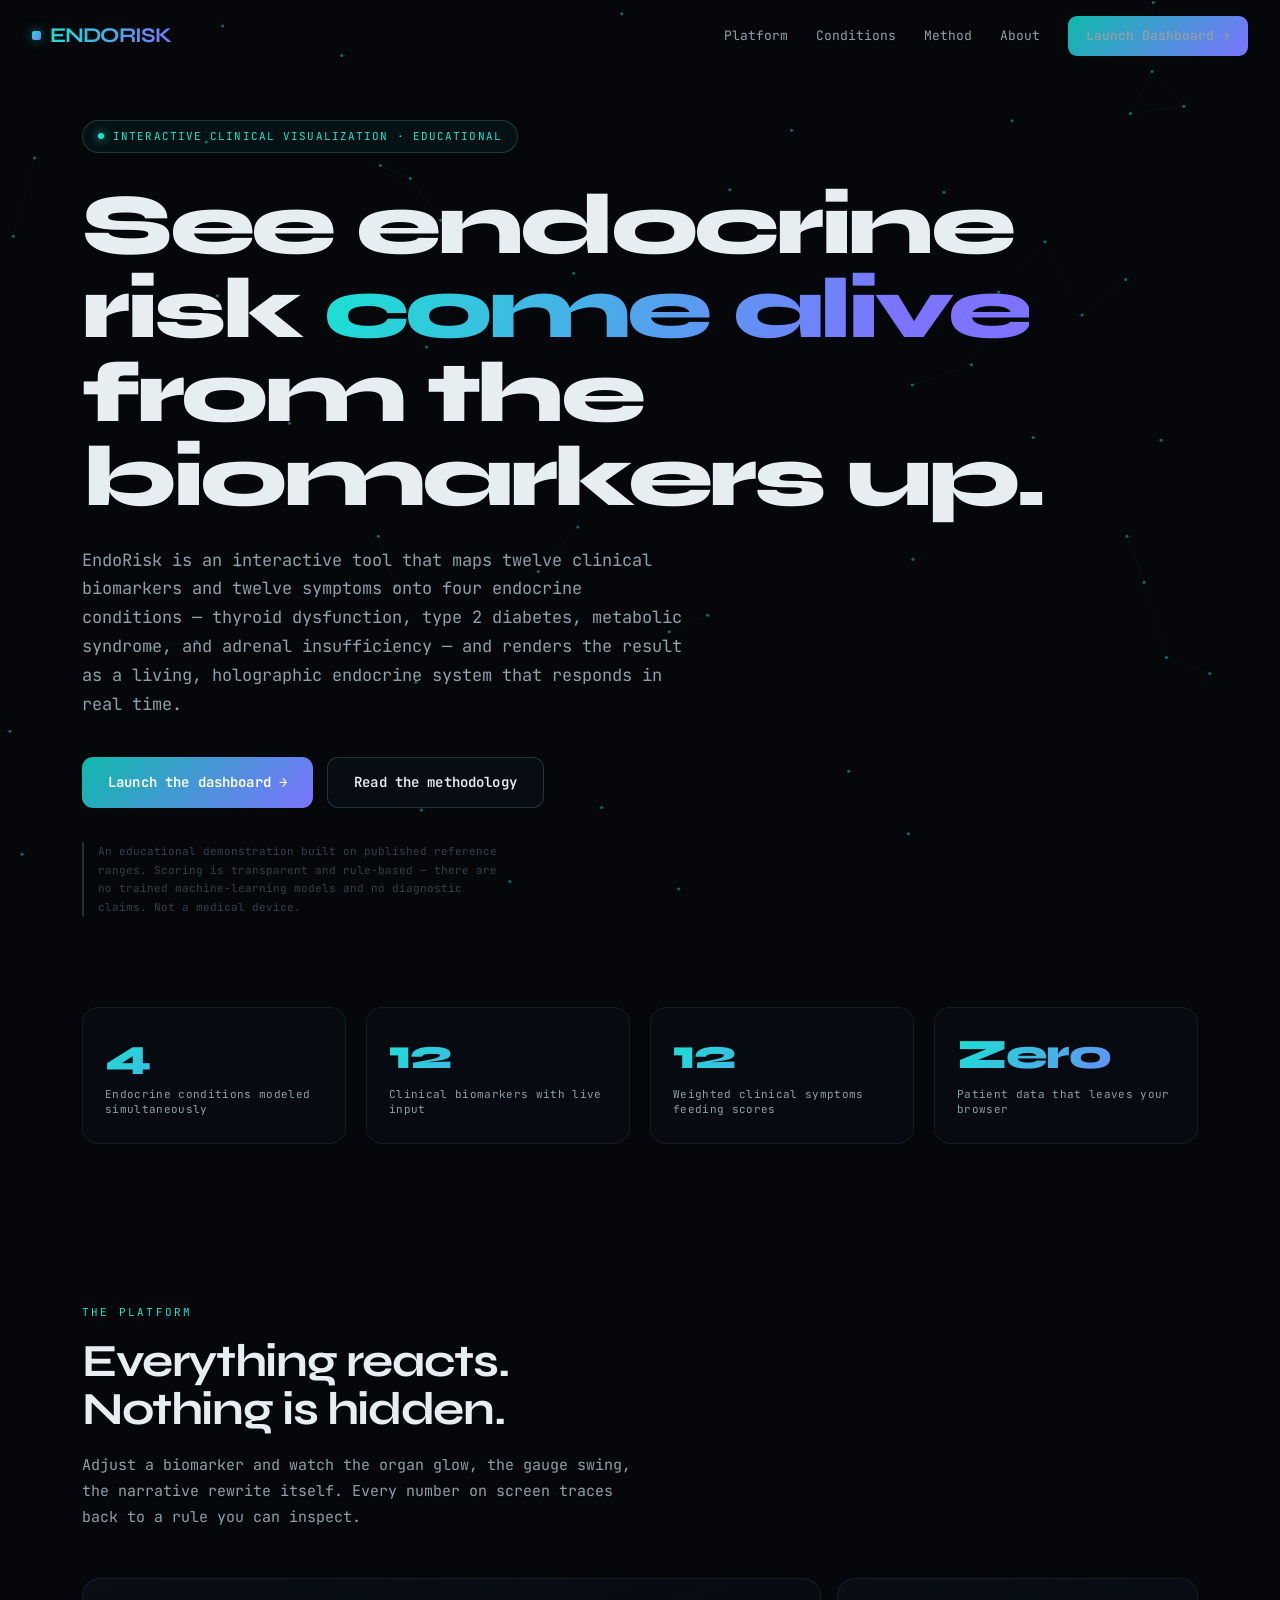
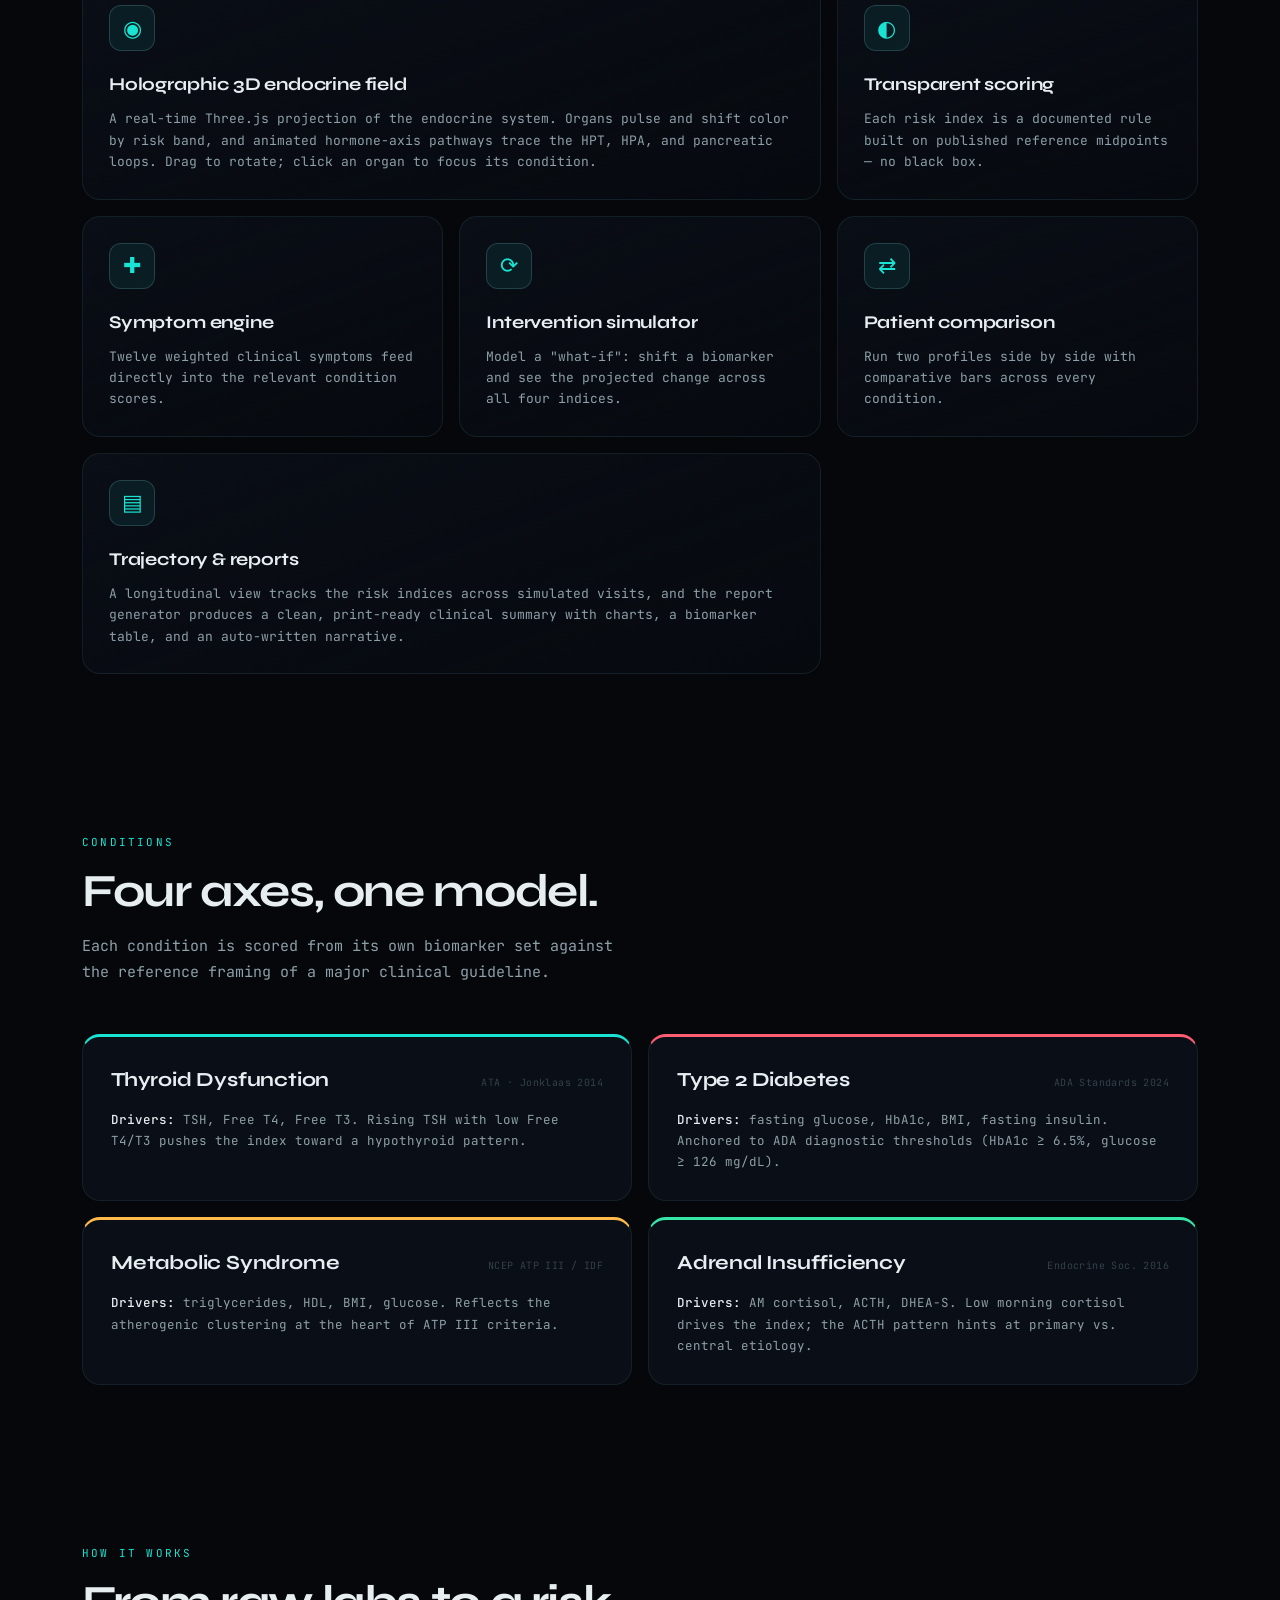
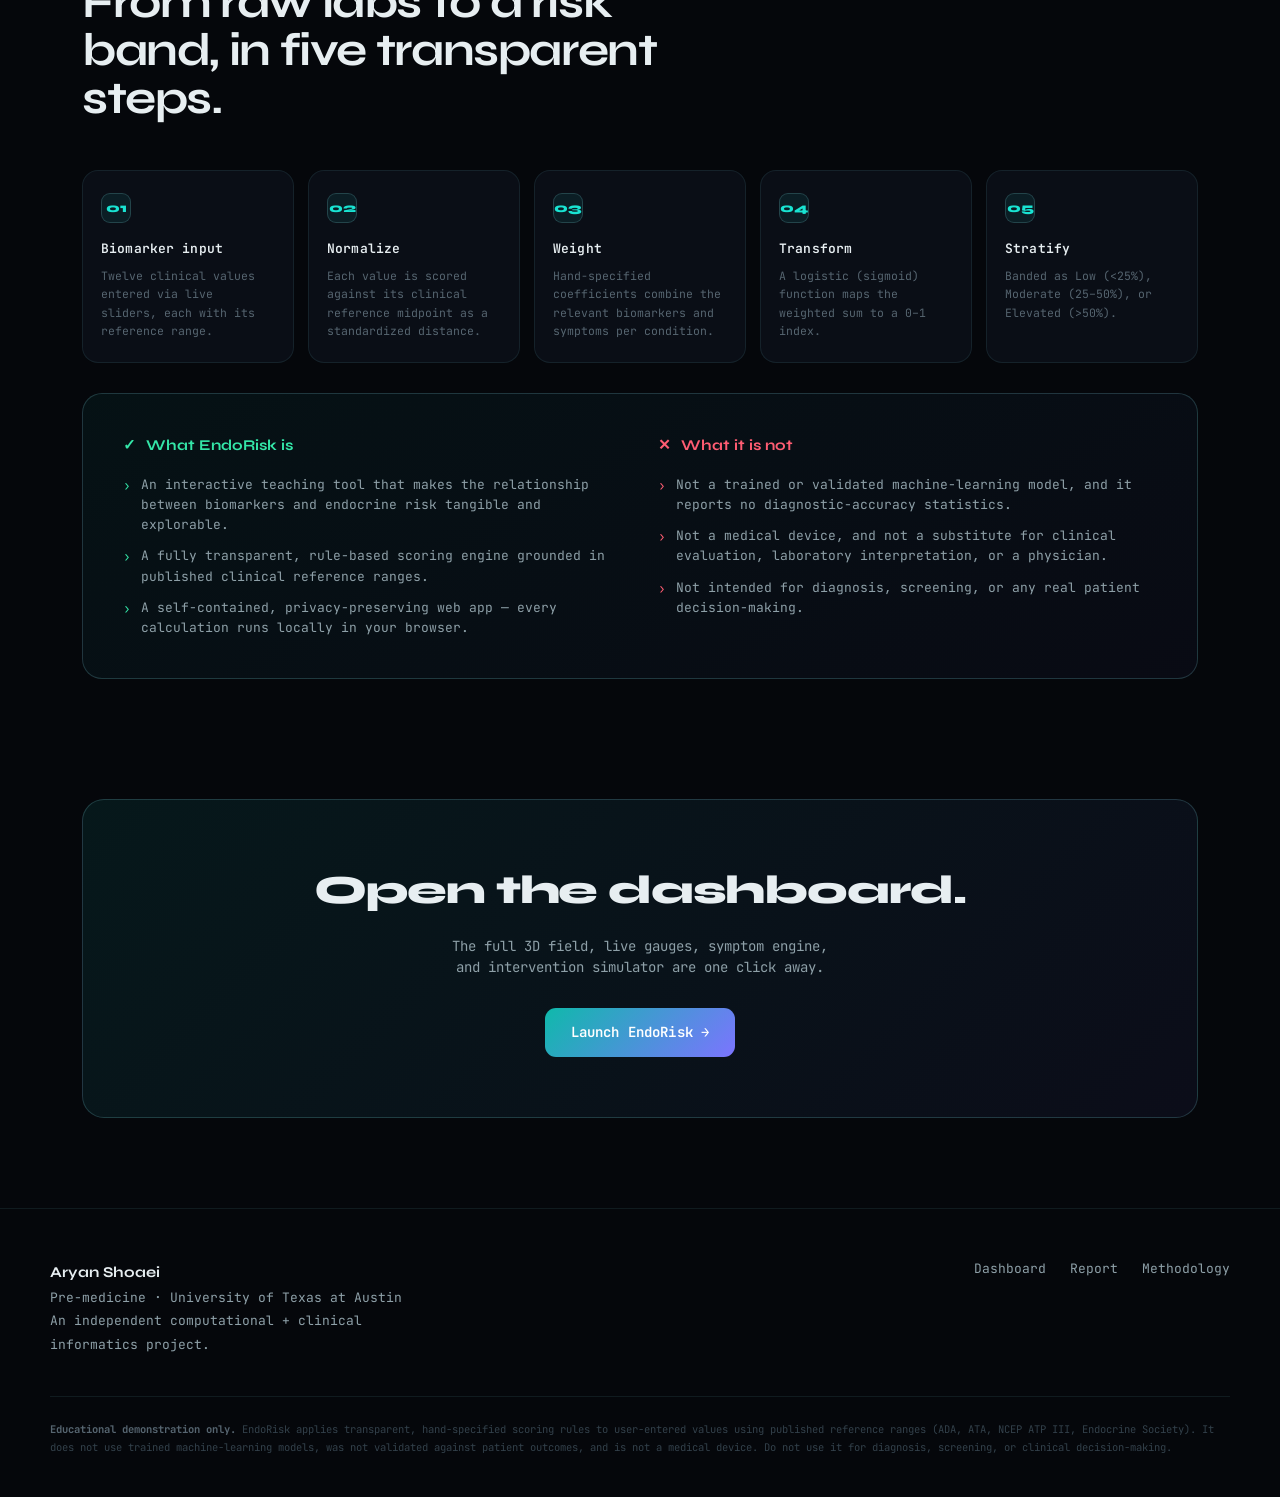
<file: index.html>
<!DOCTYPE html>
<html lang="en">
<head>
<meta charset="UTF-8">
<meta name="viewport" content="width=device-width, initial-scale=1.0">
<title>EndoRisk — Endocrine Risk Visualization</title>
<meta name="description" content="An interactive, transparent educational tool that visualizes endocrine risk factors across four conditions from clinical biomarkers.">
<link rel="preconnect" href="https://fonts.googleapis.com">
<link rel="preconnect" href="https://fonts.gstatic.com" crossorigin>
<link href="https://fonts.googleapis.com/css2?family=Syne:wght@500;600;700;800&family=JetBrains+Mono:wght@300;400;500;600&display=swap" rel="stylesheet">
<style>
:root{
  --bg:#05070b;--bg1:#080b12;--panel:#0a0e16;--panel2:#0d121c;
  --line:rgba(120,200,210,0.10);--line2:rgba(120,200,210,0.22);
  --text:#e7eef1;--text2:#8ea0a8;--text3:#566570;--text4:#33414b;
  --teal:#19e3d2;--teal2:#0fb9ab;--violet:#7c74ff;
  --mint:#34e6a8;--amber:#ffba4a;--coral:#ff5d73;
  --disp:'Syne',sans-serif;--mono:'JetBrains Mono',monospace;
  --ease:cubic-bezier(.22,.61,.36,1);
}
*{box-sizing:border-box;margin:0;padding:0}
html{scroll-behavior:smooth}
body{font-family:var(--mono);background:var(--bg);color:var(--text);overflow-x:hidden;-webkit-font-smoothing:antialiased;line-height:1.5}
::selection{background:rgba(25,227,210,.25);color:#fff}
::-webkit-scrollbar{width:8px}::-webkit-scrollbar-track{background:var(--bg)}
::-webkit-scrollbar-thumb{background:var(--line2);border-radius:4px}
a{color:inherit;text-decoration:none}
button{font-family:inherit;cursor:pointer;color:inherit}
#bg{position:fixed;inset:0;z-index:0;opacity:.85}
.wrap{position:relative;z-index:1}

/* NAV */
nav{position:fixed;top:0;left:0;right:0;z-index:100;display:flex;align-items:center;
  padding:16px 32px;transition:all .3s var(--ease)}
nav.scrolled{background:rgba(8,11,18,.78);backdrop-filter:blur(18px);border-bottom:1px solid var(--line);padding:11px 32px}
.brand{font-family:var(--disp);font-weight:800;font-size:21px;letter-spacing:-.04em;display:flex;align-items:center;gap:9px}
.brand .d{width:9px;height:9px;border-radius:2px;background:linear-gradient(135deg,var(--teal),var(--violet));box-shadow:0 0 12px rgba(25,227,210,.5)}
.brand b{background:linear-gradient(110deg,var(--teal),var(--violet));-webkit-background-clip:text;-webkit-text-fill-color:transparent}
.nlinks{margin-left:auto;display:flex;align-items:center;gap:28px}
.nlinks a{font-size:13px;color:var(--text2);transition:color .2s}
.nlinks a:hover{color:var(--text)}
.cta{font-size:13px;font-weight:600;padding:10px 18px;border-radius:9px;background:linear-gradient(135deg,var(--teal2),var(--violet));color:#fff;transition:all .2s var(--ease)}
.cta:hover{box-shadow:0 0 28px rgba(25,227,210,.4);transform:translateY(-1px)}
@media(max-width:760px){.nlinks a:not(.cta){display:none}}

/* HERO */
.hero{min-height:100vh;display:flex;flex-direction:column;justify-content:center;padding:120px 32px 60px;max-width:1180px;margin:0 auto}
.badge{display:inline-flex;align-items:center;gap:9px;font-size:11px;letter-spacing:.1em;text-transform:uppercase;
  color:var(--teal);border:1px solid var(--line2);border-radius:30px;padding:7px 15px;width:fit-content;margin-bottom:30px;background:rgba(25,227,210,.05)}
.badge .pd{width:6px;height:6px;border-radius:50%;background:var(--teal);box-shadow:0 0 8px var(--teal);animation:bp 1.6s infinite}
@keyframes bp{0%,100%{opacity:1}50%{opacity:.3}}
.hero h1{font-family:var(--disp);font-weight:800;font-size:clamp(40px,7.5vw,86px);line-height:.98;letter-spacing:-.04em;max-width:14ch}
.hero h1 .g{background:linear-gradient(110deg,var(--teal),var(--violet) 80%);-webkit-background-clip:text;-webkit-text-fill-color:transparent}
.hero p.sub{font-size:clamp(14px,1.6vw,17px);color:var(--text2);max-width:60ch;margin-top:26px;line-height:1.7}
.herobtns{display:flex;gap:14px;margin-top:38px;flex-wrap:wrap}
.btn{font-size:14px;font-weight:600;padding:14px 26px;border-radius:11px;transition:all .22s var(--ease);display:inline-flex;align-items:center;gap:9px;letter-spacing:.01em}
.btn.p{background:linear-gradient(135deg,var(--teal2),var(--violet));color:#fff}
.btn.p:hover{box-shadow:0 0 34px rgba(25,227,210,.45);transform:translateY(-2px)}
.btn.s{border:1px solid var(--line2);color:var(--text);background:rgba(13,18,28,.5)}
.btn.s:hover{border-color:var(--teal2)}
.disc-line{margin-top:34px;font-size:11px;color:var(--text4);max-width:62ch;line-height:1.7;border-left:2px solid var(--line2);padding-left:14px}

/* reveal */
.rv{opacity:0;transform:translateY(26px);transition:opacity .7s var(--ease),transform .7s var(--ease)}
.rv.in{opacity:1;transform:none}

/* STATS */
.stats{max-width:1180px;margin:0 auto;padding:30px 32px 80px;display:grid;grid-template-columns:repeat(4,1fr);gap:20px}
.stat{border:1px solid var(--line);border-radius:16px;background:rgba(10,14,22,.5);padding:26px 22px;backdrop-filter:blur(6px)}
.stat .n{font-family:var(--disp);font-weight:800;font-size:42px;letter-spacing:-.03em;line-height:1;
  background:linear-gradient(135deg,var(--teal),var(--violet));-webkit-background-clip:text;-webkit-text-fill-color:transparent}
.stat .l{font-size:11px;color:var(--text2);margin-top:11px;letter-spacing:.03em;line-height:1.4}
@media(max-width:820px){.stats{grid-template-columns:1fr 1fr}}

/* SECTION */
section.blk{max-width:1180px;margin:0 auto;padding:80px 32px;position:relative}
.eyebrow{font-size:11px;letter-spacing:.2em;text-transform:uppercase;color:var(--teal);margin-bottom:16px}
.h2{font-family:var(--disp);font-weight:700;font-size:clamp(28px,4vw,46px);letter-spacing:-.03em;line-height:1.05;max-width:18ch}
.lead{font-size:15px;color:var(--text2);max-width:62ch;margin-top:18px;line-height:1.75}

/* BENTO */
.bento{display:grid;grid-template-columns:repeat(3,1fr);gap:16px;margin-top:48px}
.fcard{border:1px solid var(--line);border-radius:18px;background:linear-gradient(160deg,var(--panel),rgba(10,14,22,.4));padding:26px;transition:all .3s var(--ease);position:relative;overflow:hidden}
.fcard:hover{border-color:var(--line2);transform:translateY(-3px)}
.fcard.span2{grid-column:span 2}
.fcard .ic{font-size:22px;width:46px;height:46px;border-radius:12px;display:flex;align-items:center;justify-content:center;
  background:rgba(25,227,210,.08);border:1px solid var(--line2);margin-bottom:20px;color:var(--teal)}
.fcard h3{font-family:var(--disp);font-weight:700;font-size:18px;letter-spacing:-.01em;margin-bottom:10px}
.fcard p{font-size:13px;color:var(--text2);line-height:1.65}
.fcard .glow{position:absolute;width:160px;height:160px;border-radius:50%;background:radial-gradient(circle,rgba(25,227,210,.12),transparent 70%);top:-50px;right:-50px;opacity:0;transition:opacity .3s}
.fcard:hover .glow{opacity:1}
@media(max-width:820px){.bento{grid-template-columns:1fr}.fcard.span2{grid-column:span 1}}

/* CONDITIONS */
.conds{display:grid;grid-template-columns:repeat(2,1fr);gap:16px;margin-top:48px}
.cond{border:1px solid var(--line);border-radius:18px;background:var(--panel);padding:28px;border-top:3px solid}
.cond .ct{display:flex;justify-content:space-between;align-items:baseline;margin-bottom:8px}
.cond h3{font-family:var(--disp);font-weight:700;font-size:20px;letter-spacing:-.01em}
.cond .ref{font-size:10px;color:var(--text4);letter-spacing:.04em}
.cond .feat{font-size:12.5px;color:var(--text2);line-height:1.7;margin-top:14px}
.cond .feat b{color:var(--text);font-weight:500}
@media(max-width:760px){.conds{grid-template-columns:1fr}}

/* PIPELINE */
.pipe{display:grid;grid-template-columns:repeat(5,1fr);gap:14px;margin-top:48px;counter-reset:s}
.step{border:1px solid var(--line);border-radius:16px;background:var(--panel);padding:22px 18px;position:relative}
.step .num{font-family:var(--disp);font-weight:800;font-size:13px;width:30px;height:30px;border-radius:9px;
  display:flex;align-items:center;justify-content:center;background:rgba(25,227,210,.08);color:var(--teal);border:1px solid var(--line2);margin-bottom:16px}
.step h4{font-size:13px;font-weight:600;margin-bottom:8px;letter-spacing:.01em}
.step p{font-size:11.5px;color:var(--text3);line-height:1.6}
@media(max-width:900px){.pipe{grid-template-columns:1fr 1fr}}

/* HONEST CALLOUT */
.honest{border:1px solid var(--line2);border-radius:20px;background:linear-gradient(150deg,rgba(25,227,210,.05),rgba(124,116,255,.04));padding:40px;margin-top:30px;display:grid;grid-template-columns:1fr 1fr;gap:36px}
.honest .col h4{font-family:var(--disp);font-size:15px;font-weight:700;margin-bottom:18px;display:flex;align-items:center;gap:10px}
.honest .col ul{list-style:none;display:flex;flex-direction:column;gap:11px}
.honest .col li{font-size:13px;color:var(--text2);line-height:1.55;display:flex;gap:10px;align-items:flex-start}
.honest .col li .mk{flex-shrink:0;margin-top:1px}
@media(max-width:760px){.honest{grid-template-columns:1fr;padding:28px}}

/* CTA STRIP */
.ctastrip{max-width:1180px;margin:40px auto 0;padding:0 32px}
.ctastrip .box{border:1px solid var(--line2);border-radius:22px;background:linear-gradient(135deg,rgba(25,227,210,.08),rgba(124,116,255,.06));
  padding:60px 40px;text-align:center;position:relative;overflow:hidden}
.ctastrip h2{font-family:var(--disp);font-weight:800;font-size:clamp(26px,4vw,40px);letter-spacing:-.03em}
.ctastrip p{font-size:14px;color:var(--text2);margin:16px auto 30px;max-width:50ch}

/* FOOTER */
footer{border-top:1px solid var(--line);margin-top:90px;padding:50px 32px 40px}
.fin{max-width:1180px;margin:0 auto;display:flex;justify-content:space-between;gap:30px;flex-wrap:wrap;align-items:flex-start}
.fin .auth{font-size:13px;color:var(--text2);line-height:1.8;max-width:50ch}
.fin .auth b{color:var(--text);font-family:var(--disp);font-size:15px}
.flinks{display:flex;gap:24px;font-size:13px;color:var(--text2)}
.flinks a:hover{color:var(--teal)}
.fnote{max-width:1180px;margin:40px auto 0;font-size:10.5px;color:var(--text4);line-height:1.7;border-top:1px solid var(--line);padding-top:24px}
.fnote b{color:var(--text3)}
</style>
</head>
<body>
<canvas id="bg"></canvas>
<div class="wrap">

<nav id="nav">
  <div class="brand"><span class="d"></span><b>ENDORISK</b></div>
  <div class="nlinks">
    <a href="#features">Platform</a>
    <a href="#conditions">Conditions</a>
    <a href="#method">Method</a>
    <a href="about.html">About</a>
    <a class="cta" href="app.html">Launch Dashboard →</a>
  </div>
</nav>

<header class="hero">
  <div class="badge rv"><span class="pd"></span>Interactive Clinical Visualization · Educational</div>
  <h1 class="rv">See endocrine risk <span class="g">come alive</span> from the biomarkers up.</h1>
  <p class="sub rv">EndoRisk is an interactive tool that maps twelve clinical biomarkers and twelve symptoms onto four endocrine conditions — thyroid dysfunction, type 2 diabetes, metabolic syndrome, and adrenal insufficiency — and renders the result as a living, holographic endocrine system that responds in real time.</p>
  <div class="herobtns rv">
    <a class="btn p" href="app.html">Launch the dashboard →</a>
    <a class="btn s" href="about.html">Read the methodology</a>
  </div>
  <div class="disc-line rv">An educational demonstration built on published reference ranges. Scoring is transparent and rule-based — there are no trained machine-learning models and no diagnostic claims. Not a medical device.</div>
</header>

<div class="stats">
  <div class="stat rv"><div class="n" data-to="4">0</div><div class="l">Endocrine conditions modeled simultaneously</div></div>
  <div class="stat rv"><div class="n" data-to="12">0</div><div class="l">Clinical biomarkers with live input</div></div>
  <div class="stat rv"><div class="n" data-to="12" data-suf="">0</div><div class="l">Weighted clinical symptoms feeding scores</div></div>
  <div class="stat rv"><div class="n" data-to="0" data-zero="Zero">0</div><div class="l">Patient data that leaves your browser</div></div>
</div>

<section class="blk" id="features">
  <div class="eyebrow rv">The Platform</div>
  <div class="h2 rv">Everything reacts. Nothing is hidden.</div>
  <p class="lead rv">Adjust a biomarker and watch the organ glow, the gauge swing, the narrative rewrite itself. Every number on screen traces back to a rule you can inspect.</p>
  <div class="bento">
    <div class="fcard span2 rv"><div class="glow"></div><div class="ic">◉</div><h3>Holographic 3D endocrine field</h3><p>A real-time Three.js projection of the endocrine system. Organs pulse and shift color by risk band, and animated hormone-axis pathways trace the HPT, HPA, and pancreatic loops. Drag to rotate; click an organ to focus its condition.</p></div>
    <div class="fcard rv"><div class="glow"></div><div class="ic">◐</div><h3>Transparent scoring</h3><p>Each risk index is a documented rule built on published reference midpoints — no black box.</p></div>
    <div class="fcard rv"><div class="glow"></div><div class="ic">✚</div><h3>Symptom engine</h3><p>Twelve weighted clinical symptoms feed directly into the relevant condition scores.</p></div>
    <div class="fcard rv"><div class="glow"></div><div class="ic">⟳</div><h3>Intervention simulator</h3><p>Model a "what-if": shift a biomarker and see the projected change across all four indices.</p></div>
    <div class="fcard rv"><div class="glow"></div><div class="ic">⇄</div><h3>Patient comparison</h3><p>Run two profiles side by side with comparative bars across every condition.</p></div>
    <div class="fcard span2 rv"><div class="glow"></div><div class="ic">▤</div><h3>Trajectory &amp; reports</h3><p>A longitudinal view tracks the risk indices across simulated visits, and the report generator produces a clean, print-ready clinical summary with charts, a biomarker table, and an auto-written narrative.</p></div>
  </div>
</section>

<section class="blk" id="conditions">
  <div class="eyebrow rv">Conditions</div>
  <div class="h2 rv">Four axes, one model.</div>
  <p class="lead rv">Each condition is scored from its own biomarker set against the reference framing of a major clinical guideline.</p>
  <div class="conds">
    <div class="cond rv" style="border-top-color:var(--teal)">
      <div class="ct"><h3>Thyroid Dysfunction</h3><span class="ref">ATA · Jonklaas 2014</span></div>
      <div class="feat"><b>Drivers:</b> TSH, Free T4, Free T3. Rising TSH with low Free T4/T3 pushes the index toward a hypothyroid pattern.</div>
    </div>
    <div class="cond rv" style="border-top-color:var(--coral)">
      <div class="ct"><h3>Type 2 Diabetes</h3><span class="ref">ADA Standards 2024</span></div>
      <div class="feat"><b>Drivers:</b> fasting glucose, HbA1c, BMI, fasting insulin. Anchored to ADA diagnostic thresholds (HbA1c ≥ 6.5%, glucose ≥ 126 mg/dL).</div>
    </div>
    <div class="cond rv" style="border-top-color:var(--amber)">
      <div class="ct"><h3>Metabolic Syndrome</h3><span class="ref">NCEP ATP III / IDF</span></div>
      <div class="feat"><b>Drivers:</b> triglycerides, HDL, BMI, glucose. Reflects the atherogenic clustering at the heart of ATP III criteria.</div>
    </div>
    <div class="cond rv" style="border-top-color:var(--mint)">
      <div class="ct"><h3>Adrenal Insufficiency</h3><span class="ref">Endocrine Soc. 2016</span></div>
      <div class="feat"><b>Drivers:</b> AM cortisol, ACTH, DHEA-S. Low morning cortisol drives the index; the ACTH pattern hints at primary vs. central etiology.</div>
    </div>
  </div>
</section>

<section class="blk" id="method">
  <div class="eyebrow rv">How It Works</div>
  <div class="h2 rv">From raw labs to a risk band, in five transparent steps.</div>
  <div class="pipe">
    <div class="step rv"><div class="num">01</div><h4>Biomarker input</h4><p>Twelve clinical values entered via live sliders, each with its reference range.</p></div>
    <div class="step rv"><div class="num">02</div><h4>Normalize</h4><p>Each value is scored against its clinical reference midpoint as a standardized distance.</p></div>
    <div class="step rv"><div class="num">03</div><h4>Weight</h4><p>Hand-specified coefficients combine the relevant biomarkers and symptoms per condition.</p></div>
    <div class="step rv"><div class="num">04</div><h4>Transform</h4><p>A logistic (sigmoid) function maps the weighted sum to a 0–1 index.</p></div>
    <div class="step rv"><div class="num">05</div><h4>Stratify</h4><p>Banded as Low (&lt;25%), Moderate (25–50%), or Elevated (&gt;50%).</p></div>
  </div>

  <div class="honest rv">
    <div class="col">
      <h4 style="color:var(--mint)"><span>✓</span>What EndoRisk is</h4>
      <ul>
        <li><span class="mk" style="color:var(--mint)">›</span>An interactive teaching tool that makes the relationship between biomarkers and endocrine risk tangible and explorable.</li>
        <li><span class="mk" style="color:var(--mint)">›</span>A fully transparent, rule-based scoring engine grounded in published clinical reference ranges.</li>
        <li><span class="mk" style="color:var(--mint)">›</span>A self-contained, privacy-preserving web app — every calculation runs locally in your browser.</li>
      </ul>
    </div>
    <div class="col">
      <h4 style="color:var(--coral)"><span>✕</span>What it is not</h4>
      <ul>
        <li><span class="mk" style="color:var(--coral)">›</span>Not a trained or validated machine-learning model, and it reports no diagnostic-accuracy statistics.</li>
        <li><span class="mk" style="color:var(--coral)">›</span>Not a medical device, and not a substitute for clinical evaluation, laboratory interpretation, or a physician.</li>
        <li><span class="mk" style="color:var(--coral)">›</span>Not intended for diagnosis, screening, or any real patient decision-making.</li>
      </ul>
    </div>
  </div>
</section>

<div class="ctastrip">
  <div class="box rv">
    <h2>Open the dashboard.</h2>
    <p>The full 3D field, live gauges, symptom engine, and intervention simulator are one click away.</p>
    <a class="btn p" href="app.html">Launch EndoRisk →</a>
  </div>
</div>

<footer>
  <div class="fin">
    <div class="auth">
      <b>Aryan Shoaei</b><br>
      Pre-medicine · University of Texas at Austin<br>
      An independent computational + clinical informatics project.
    </div>
    <div class="flinks">
      <a href="app.html">Dashboard</a>
      <a href="report.html">Report</a>
      <a href="about.html">Methodology</a>
    </div>
  </div>
  <div class="fnote">
    <b>Educational demonstration only.</b> EndoRisk applies transparent, hand-specified scoring rules to user-entered values using published reference ranges (ADA, ATA, NCEP ATP III, Endocrine Society). It does not use trained machine-learning models, was not validated against patient outcomes, and is not a medical device. Do not use it for diagnosis, screening, or clinical decision-making.
  </div>
</footer>

</div>

<script>
// nav scroll state
const nav=document.getElementById('nav');
addEventListener('scroll',()=>nav.classList.toggle('scrolled',scrollY>20));

// reveal on scroll
const io=new IntersectionObserver((es)=>es.forEach(e=>{if(e.isIntersecting){e.target.classList.add('in');io.unobserve(e.target);}}),{threshold:.12});
document.querySelectorAll('.rv').forEach((el,i)=>{el.style.transitionDelay=(i%6)*0.05+'s';io.observe(el);});

// count-up stats
const cio=new IntersectionObserver((es)=>es.forEach(e=>{
  if(!e.isIntersecting)return;const el=e.target;cio.unobserve(el);
  if(el.dataset.zero){el.textContent=el.dataset.zero;return;}
  const to=+el.dataset.to;let n=0;const dur=1100,t0=performance.now();
  const tick=now=>{const p=Math.min(1,(now-t0)/dur);n=Math.round(to*(1-Math.pow(1-p,3)));el.textContent=n;if(p<1)requestAnimationFrame(tick);};
  requestAnimationFrame(tick);
}),{threshold:.5});
document.querySelectorAll('.stat .n').forEach(el=>cio.observe(el));

// constellation background
(function(){
  const c=document.getElementById('bg'),x=c.getContext('2d');let W,H,pts=[];
  function rs(){W=c.width=innerWidth;H=c.height=innerHeight;}
  rs();addEventListener('resize',rs);
  const N=Math.min(80,Math.floor(innerWidth/22));
  for(let i=0;i<N;i++)pts.push({x:Math.random()*W,y:Math.random()*H,vx:(Math.random()-.5)*.25,vy:(Math.random()-.5)*.25});
  let mx=-999,my=-999;
  addEventListener('mousemove',e=>{mx=e.clientX;my=e.clientY});
  function loop(){
    x.clearRect(0,0,W,H);
    for(const p of pts){p.x+=p.vx;p.y+=p.vy;if(p.x<0||p.x>W)p.vx*=-1;if(p.y<0||p.y>H)p.vy*=-1;}
    for(let i=0;i<pts.length;i++){
      for(let j=i+1;j<pts.length;j++){
        const dx=pts[i].x-pts[j].x,dy=pts[i].y-pts[j].y,d=Math.hypot(dx,dy);
        if(d<140){x.strokeStyle=`rgba(25,227,210,${0.10*(1-d/140)})`;x.lineWidth=1;
          x.beginPath();x.moveTo(pts[i].x,pts[i].y);x.lineTo(pts[j].x,pts[j].y);x.stroke();}
      }
      const dm=Math.hypot(pts[i].x-mx,pts[i].y-my);
      if(dm<180){x.strokeStyle=`rgba(124,116,255,${0.18*(1-dm/180)})`;x.beginPath();x.moveTo(pts[i].x,pts[i].y);x.lineTo(mx,my);x.stroke();}
      x.fillStyle='rgba(25,227,210,.55)';x.beginPath();x.arc(pts[i].x,pts[i].y,1.5,0,7);x.fill();
    }
    requestAnimationFrame(loop);
  }
  loop();
})();
</script>
</body>
</html>
</file>
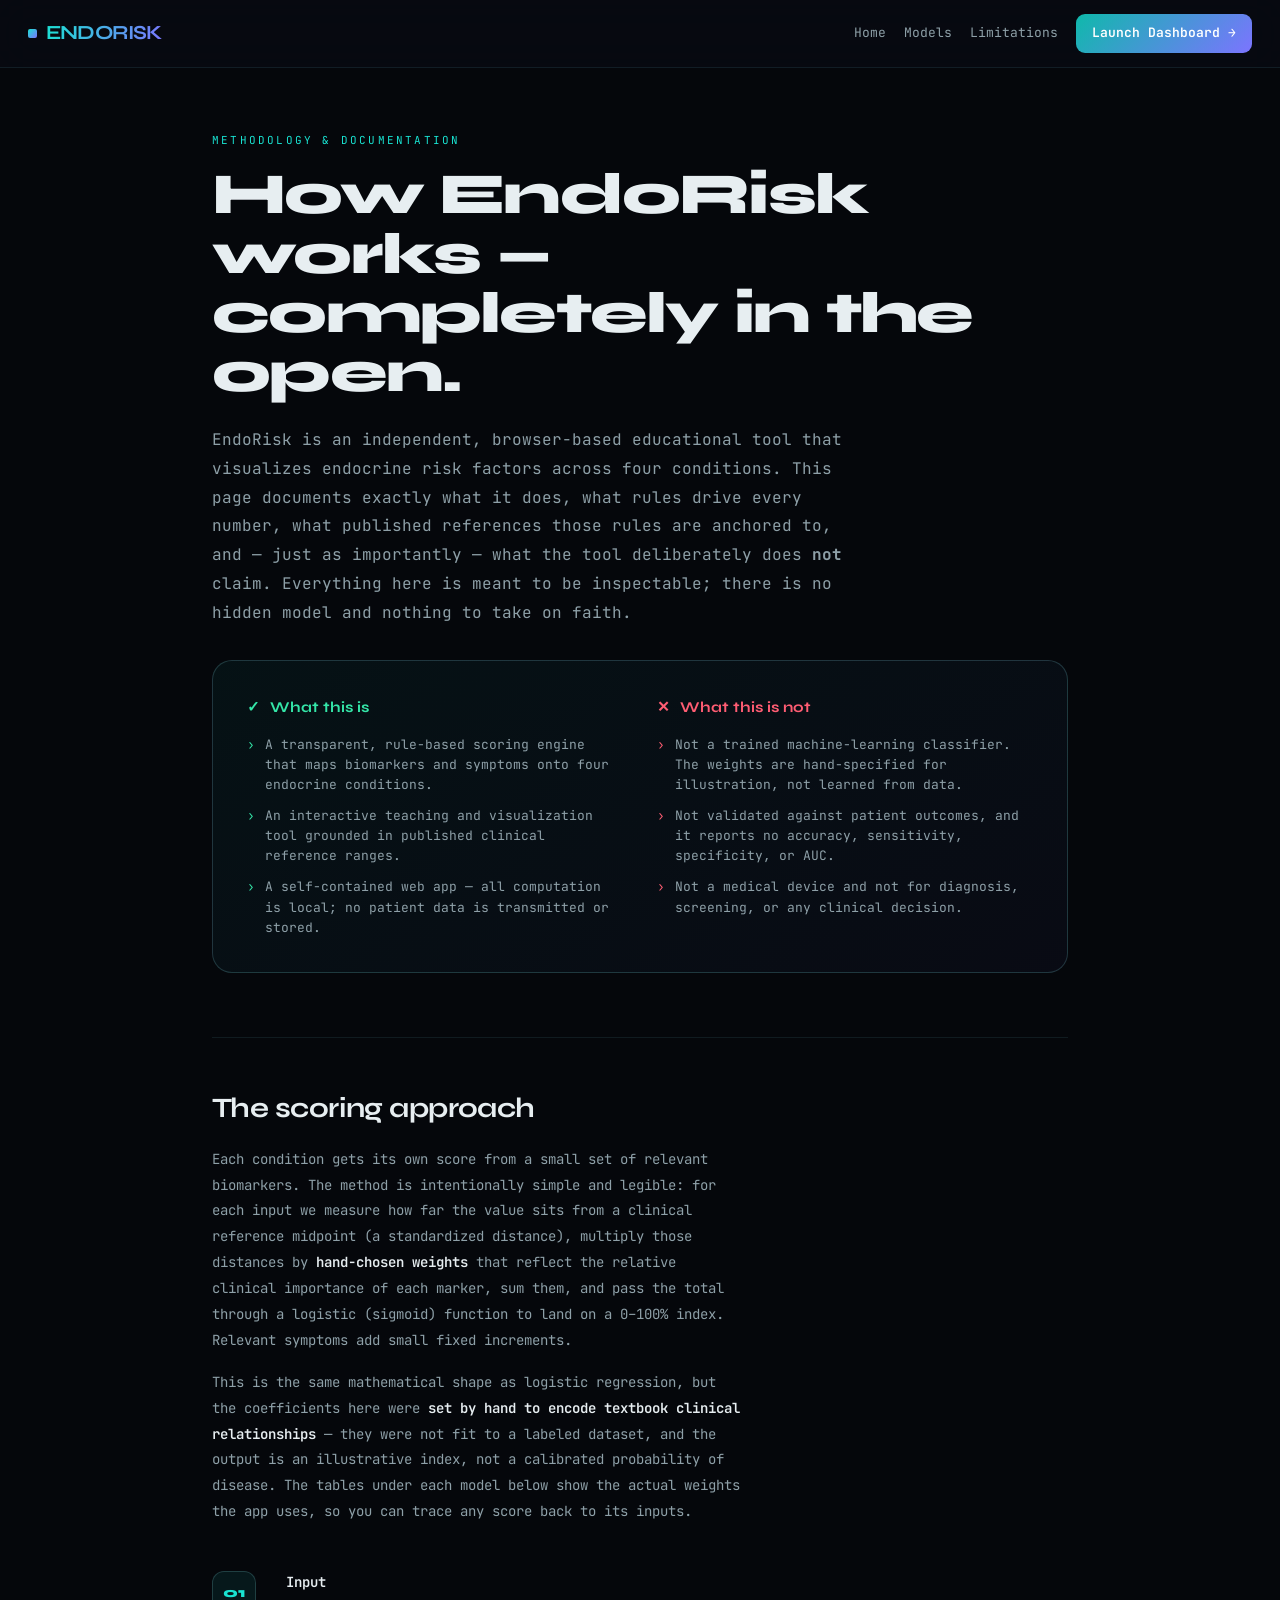
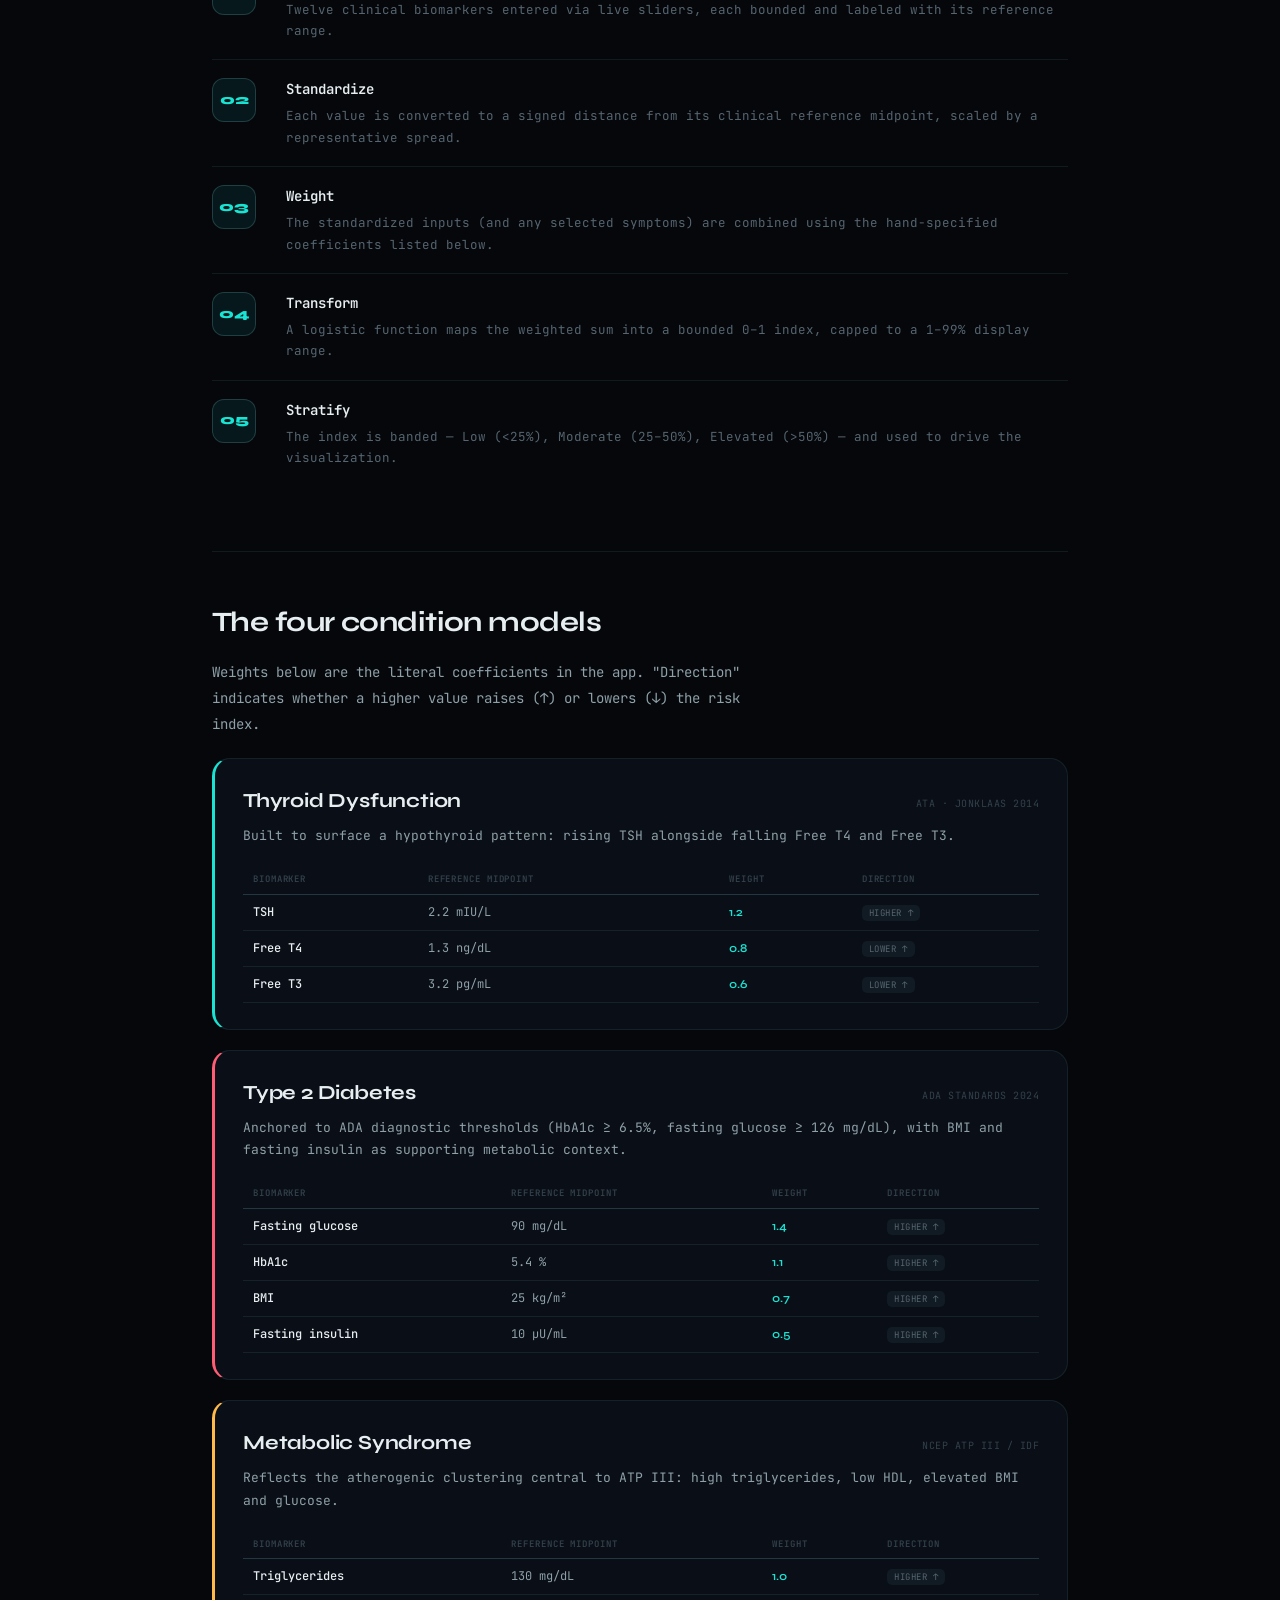
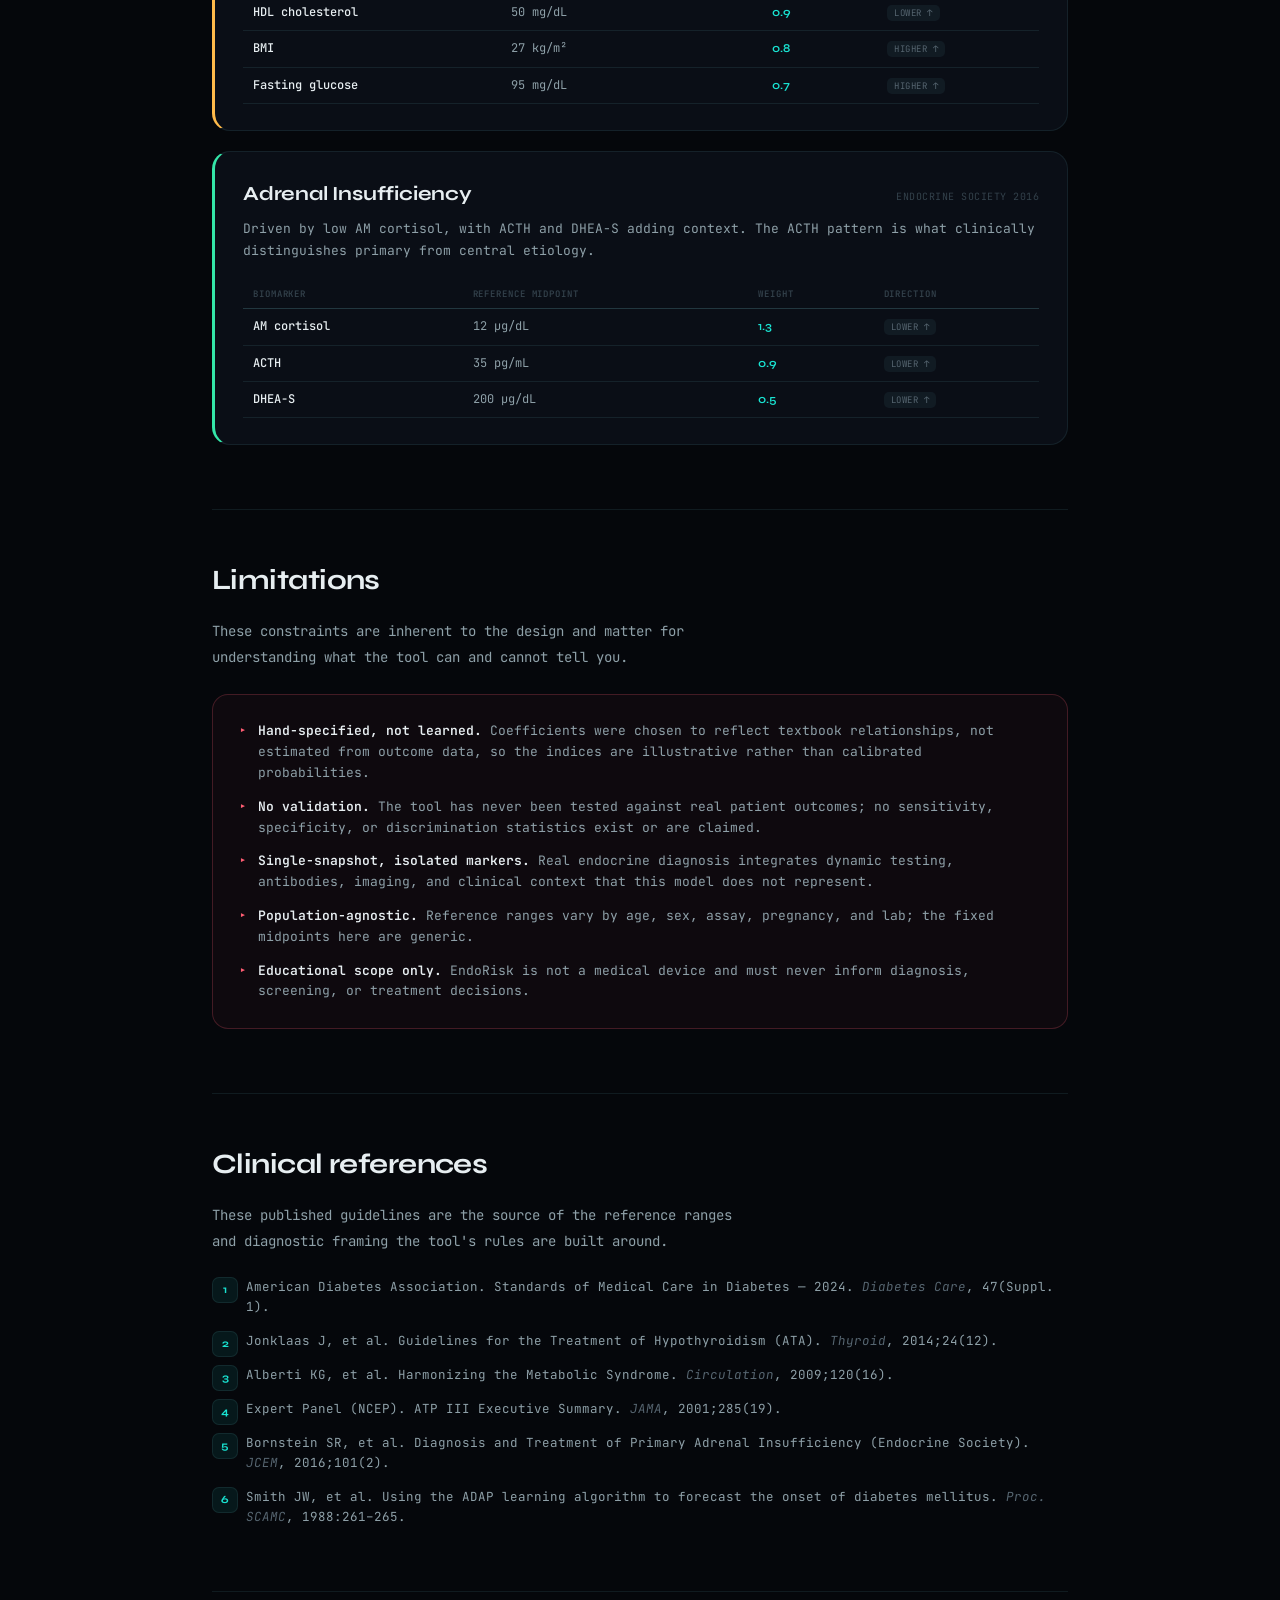
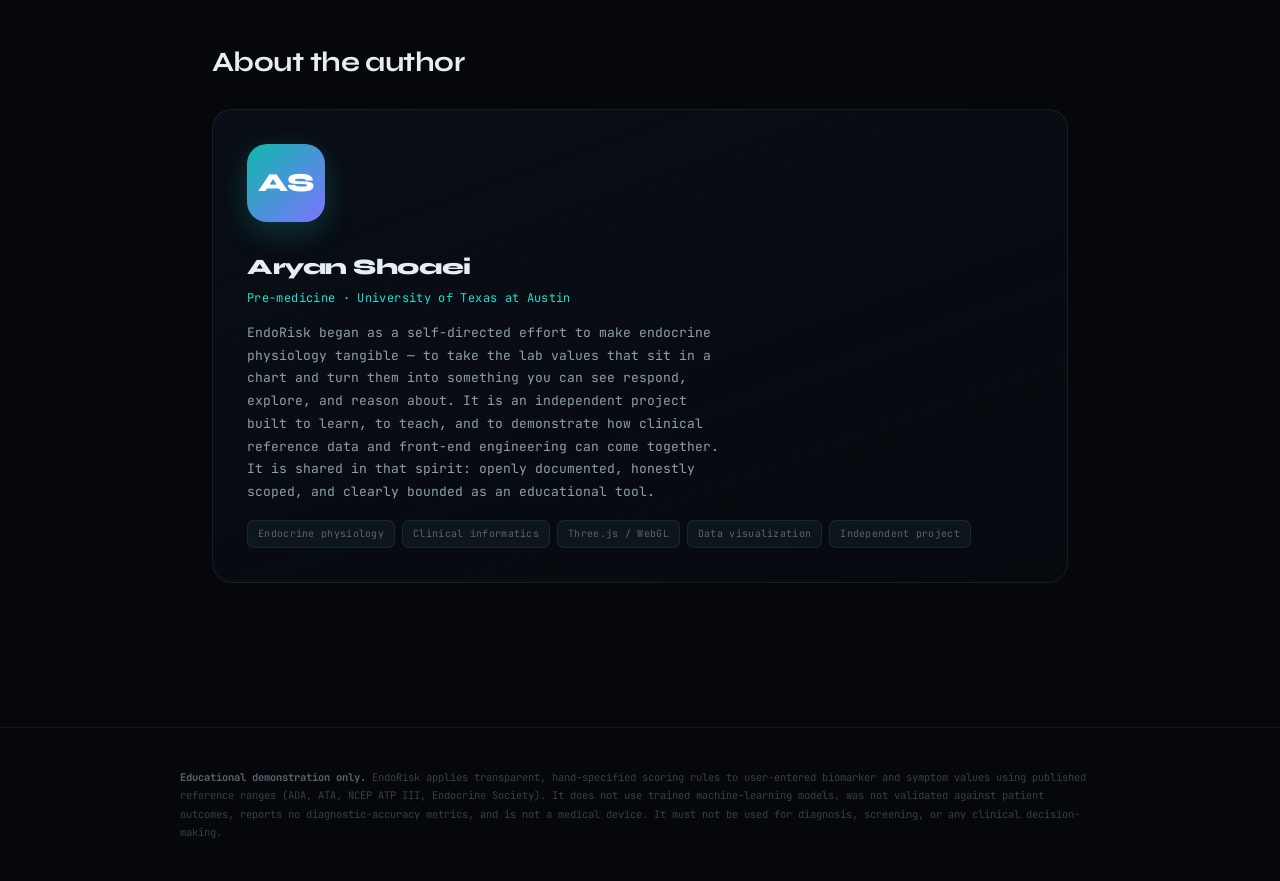
<file: about.html>
<!DOCTYPE html>
<html lang="en">
<head>
<meta charset="UTF-8">
<meta name="viewport" content="width=device-width, initial-scale=1.0">
<title>EndoRisk — Methodology &amp; Model Documentation</title>
<link rel="preconnect" href="https://fonts.googleapis.com">
<link rel="preconnect" href="https://fonts.gstatic.com" crossorigin>
<link href="https://fonts.googleapis.com/css2?family=Syne:wght@500;600;700;800&family=JetBrains+Mono:wght@300;400;500;600&display=swap" rel="stylesheet">
<style>
:root{
  --bg:#05070b;--bg1:#080b12;--panel:#0a0e16;--panel2:#0d121c;
  --line:rgba(120,200,210,0.10);--line2:rgba(120,200,210,0.22);
  --text:#e7eef1;--text2:#8ea0a8;--text3:#566570;--text4:#33414b;
  --teal:#19e3d2;--teal2:#0fb9ab;--violet:#7c74ff;
  --mint:#34e6a8;--amber:#ffba4a;--coral:#ff5d73;
  --disp:'Syne',sans-serif;--mono:'JetBrains Mono',monospace;
  --ease:cubic-bezier(.22,.61,.36,1);
}
*{box-sizing:border-box;margin:0;padding:0}html{scroll-behavior:smooth}
body{font-family:var(--mono);background:var(--bg);color:var(--text);-webkit-font-smoothing:antialiased;line-height:1.6;
  background-image:radial-gradient(900px 600px at 80% -10%,rgba(124,116,255,.06),transparent 60%)}
::selection{background:rgba(25,227,210,.25)}
::-webkit-scrollbar{width:8px}::-webkit-scrollbar-thumb{background:var(--line2);border-radius:4px}
a{color:inherit;text-decoration:none}

nav{position:sticky;top:0;z-index:50;display:flex;align-items:center;gap:18px;padding:14px 28px;
  background:rgba(8,11,18,.8);backdrop-filter:blur(18px);border-bottom:1px solid var(--line)}
.brand{font-family:var(--disp);font-weight:800;font-size:20px;letter-spacing:-.04em;display:flex;align-items:center;gap:9px}
.brand .d{width:9px;height:9px;border-radius:2px;background:linear-gradient(135deg,var(--teal),var(--violet))}
.brand b{background:linear-gradient(110deg,var(--teal),var(--violet));-webkit-background-clip:text;-webkit-text-fill-color:transparent}
.nlinks{margin-left:auto;display:flex;gap:18px;align-items:center;font-size:13px;color:var(--text2)}
.nlinks a:hover{color:var(--text)}
.cta{font-weight:600;padding:9px 16px;border-radius:9px;background:linear-gradient(135deg,var(--teal2),var(--violet));color:#fff!important}

.container{max-width:920px;margin:0 auto;padding:64px 32px}
.eyebrow{font-size:11px;letter-spacing:.2em;text-transform:uppercase;color:var(--teal);margin-bottom:16px}
h1{font-family:var(--disp);font-weight:800;font-size:clamp(34px,6vw,58px);letter-spacing:-.03em;line-height:1.02}
.intro{font-size:16px;color:var(--text2);margin-top:24px;line-height:1.8;max-width:64ch}
h2{font-family:var(--disp);font-weight:700;font-size:28px;letter-spacing:-.02em;margin:0 0 8px}
.section{margin-top:64px;padding-top:48px;border-top:1px solid var(--line)}
.section>p{font-size:14px;color:var(--text2);line-height:1.85;margin-top:16px;max-width:66ch}
.section>p strong{color:var(--text);font-weight:600}

.honest{border:1px solid var(--line2);border-radius:20px;background:linear-gradient(150deg,rgba(25,227,210,.05),rgba(124,116,255,.04));padding:34px;margin-top:32px;display:grid;grid-template-columns:1fr 1fr;gap:34px}
.honest .col h4{font-family:var(--disp);font-size:15px;font-weight:700;margin-bottom:16px;display:flex;align-items:center;gap:10px}
.honest .col ul{list-style:none;display:flex;flex-direction:column;gap:11px}
.honest .col li{font-size:13px;color:var(--text2);line-height:1.55;display:flex;gap:10px;align-items:flex-start}
.honest .col li .mk{flex-shrink:0}
@media(max-width:720px){.honest{grid-template-columns:1fr;padding:24px}}

.pipe{display:flex;flex-direction:column;gap:0;margin-top:28px}
.pstep{display:grid;grid-template-columns:54px 1fr;gap:20px;padding:18px 0;border-bottom:1px solid var(--line)}
.pstep:last-child{border-bottom:none}
.pstep .n{font-family:var(--disp);font-weight:800;font-size:14px;width:44px;height:44px;border-radius:12px;display:flex;align-items:center;justify-content:center;background:rgba(25,227,210,.08);color:var(--teal);border:1px solid var(--line2)}
.pstep h4{font-size:14px;font-weight:600;margin-bottom:5px}
.pstep p{font-size:12.5px;color:var(--text3);line-height:1.7}

.model{border:1px solid var(--line);border-radius:18px;background:var(--panel);padding:26px 28px;margin-top:20px;border-left:3px solid}
.model .mh{display:flex;justify-content:space-between;align-items:baseline;gap:14px;flex-wrap:wrap;margin-bottom:6px}
.model h3{font-family:var(--disp);font-weight:700;font-size:20px;letter-spacing:-.01em}
.model .gl{font-size:10px;color:var(--text4);letter-spacing:.05em;text-transform:uppercase}
.model .desc{font-size:13px;color:var(--text2);line-height:1.7;margin:8px 0 18px}
table{width:100%;border-collapse:collapse;font-size:12px}
th{text-align:left;font-size:9px;letter-spacing:.1em;text-transform:uppercase;color:var(--text4);font-weight:600;padding:7px 10px;border-bottom:1px solid var(--line2)}
td{padding:8px 10px;border-bottom:1px solid var(--line);color:var(--text2)}
td.nm{color:var(--text);font-weight:500}
td.w{font-family:var(--disp);font-weight:600;color:var(--teal)}
.dir{font-size:9px;letter-spacing:.06em;text-transform:uppercase;padding:2px 7px;border-radius:5px;background:rgba(120,200,210,.07);color:var(--text3)}

.lim{border:1px solid rgba(255,93,115,.22);border-radius:16px;background:rgba(255,93,115,.04);padding:26px;margin-top:24px}
.lim ul{list-style:none;display:flex;flex-direction:column;gap:13px}
.lim li{font-size:13px;color:var(--text2);line-height:1.6;display:flex;gap:11px}
.lim li .m{color:var(--coral);flex-shrink:0}
.lim li b{color:var(--text);font-weight:600}

.refs{counter-reset:r;list-style:none;margin-top:22px;display:flex;flex-direction:column;gap:14px}
.refs li{font-size:12.5px;color:var(--text2);line-height:1.6;padding-left:34px;position:relative}
.refs li::before{counter-increment:r;content:counter(r);position:absolute;left:0;top:0;font-family:var(--disp);font-weight:700;font-size:11px;width:24px;height:24px;border-radius:7px;display:flex;align-items:center;justify-content:center;background:rgba(25,227,210,.08);color:var(--teal);border:1px solid var(--line)}
.refs li em{color:var(--text3);font-style:italic}

.bio{border:1px solid var(--line);border-radius:20px;background:linear-gradient(160deg,var(--panel),rgba(10,14,22,.4));padding:34px;margin-top:24px;display:flex;gap:28px;align-items:flex-start;flex-wrap:wrap}
.bio .av{width:78px;height:78px;border-radius:20px;background:linear-gradient(135deg,var(--teal2),var(--violet));display:flex;align-items:center;justify-content:center;font-family:var(--disp);font-weight:800;font-size:26px;color:#fff;flex-shrink:0;box-shadow:0 10px 30px rgba(25,227,210,.2)}
.bio .who h3{font-family:var(--disp);font-weight:800;font-size:22px;letter-spacing:-.02em}
.bio .who .role{font-size:12px;color:var(--teal);margin-top:4px;letter-spacing:.03em}
.bio .who p{font-size:13px;color:var(--text2);line-height:1.75;margin-top:14px;max-width:60ch}
.bio .tags{display:flex;flex-wrap:wrap;gap:7px;margin-top:16px}
.bio .tg{font-size:10px;padding:5px 10px;border-radius:7px;background:rgba(120,200,210,.06);border:1px solid var(--line);color:var(--text3);letter-spacing:.03em}

footer{border-top:1px solid var(--line);margin-top:80px;padding:40px 32px}
.fnote{max-width:920px;margin:0 auto;font-size:10.5px;color:var(--text4);line-height:1.75}
.fnote b{color:var(--text3)}
</style>
</head>
<body>
<nav>
  <div class="brand"><span class="d"></span><b>ENDORISK</b></div>
  <div class="nlinks">
    <a href="index.html">Home</a>
    <a href="#models">Models</a>
    <a href="#limits">Limitations</a>
    <a class="cta" href="app.html">Launch Dashboard →</a>
  </div>
</nav>

<div class="container">
  <div class="eyebrow">Methodology &amp; Documentation</div>
  <h1>How EndoRisk works — completely in the open.</h1>
  <p class="intro">EndoRisk is an independent, browser-based educational tool that visualizes endocrine risk factors across four conditions. This page documents exactly what it does, what rules drive every number, what published references those rules are anchored to, and — just as importantly — what the tool deliberately does <strong>not</strong> claim. Everything here is meant to be inspectable; there is no hidden model and nothing to take on faith.</p>

  <div class="honest">
    <div class="col">
      <h4 style="color:var(--mint)"><span>✓</span>What this is</h4>
      <ul>
        <li><span class="mk" style="color:var(--mint)">›</span>A transparent, rule-based scoring engine that maps biomarkers and symptoms onto four endocrine conditions.</li>
        <li><span class="mk" style="color:var(--mint)">›</span>An interactive teaching and visualization tool grounded in published clinical reference ranges.</li>
        <li><span class="mk" style="color:var(--mint)">›</span>A self-contained web app — all computation is local; no patient data is transmitted or stored.</li>
      </ul>
    </div>
    <div class="col">
      <h4 style="color:var(--coral)"><span>✕</span>What this is not</h4>
      <ul>
        <li><span class="mk" style="color:var(--coral)">›</span>Not a trained machine-learning classifier. The weights are hand-specified for illustration, not learned from data.</li>
        <li><span class="mk" style="color:var(--coral)">›</span>Not validated against patient outcomes, and it reports no accuracy, sensitivity, specificity, or AUC.</li>
        <li><span class="mk" style="color:var(--coral)">›</span>Not a medical device and not for diagnosis, screening, or any clinical decision.</li>
      </ul>
    </div>
  </div>

  <div class="section">
    <h2>The scoring approach</h2>
    <p>Each condition gets its own score from a small set of relevant biomarkers. The method is intentionally simple and legible: for each input we measure how far the value sits from a clinical reference midpoint (a standardized distance), multiply those distances by <strong>hand-chosen weights</strong> that reflect the relative clinical importance of each marker, sum them, and pass the total through a logistic (sigmoid) function to land on a 0–100% index. Relevant symptoms add small fixed increments.</p>
    <p>This is the same mathematical shape as logistic regression, but the coefficients here were <strong>set by hand to encode textbook clinical relationships</strong> — they were not fit to a labeled dataset, and the output is an illustrative index, not a calibrated probability of disease. The tables under each model below show the actual weights the app uses, so you can trace any score back to its inputs.</p>
    <div class="pipe">
      <div class="pstep"><div class="n">01</div><div><h4>Input</h4><p>Twelve clinical biomarkers entered via live sliders, each bounded and labeled with its reference range.</p></div></div>
      <div class="pstep"><div class="n">02</div><div><h4>Standardize</h4><p>Each value is converted to a signed distance from its clinical reference midpoint, scaled by a representative spread.</p></div></div>
      <div class="pstep"><div class="n">03</div><div><h4>Weight</h4><p>The standardized inputs (and any selected symptoms) are combined using the hand-specified coefficients listed below.</p></div></div>
      <div class="pstep"><div class="n">04</div><div><h4>Transform</h4><p>A logistic function maps the weighted sum into a bounded 0–1 index, capped to a 1–99% display range.</p></div></div>
      <div class="pstep"><div class="n">05</div><div><h4>Stratify</h4><p>The index is banded — Low (&lt;25%), Moderate (25–50%), Elevated (&gt;50%) — and used to drive the visualization.</p></div></div>
    </div>
  </div>

  <div class="section" id="models">
    <h2>The four condition models</h2>
    <p>Weights below are the literal coefficients in the app. "Direction" indicates whether a higher value raises (↑) or lowers (↓) the risk index.</p>

    <div class="model" style="border-left-color:var(--teal)">
      <div class="mh"><h3>Thyroid Dysfunction</h3><span class="gl">ATA · Jonklaas 2014</span></div>
      <div class="desc">Built to surface a hypothyroid pattern: rising TSH alongside falling Free T4 and Free T3.</div>
      <table><thead><tr><th>Biomarker</th><th>Reference midpoint</th><th>Weight</th><th>Direction</th></tr></thead><tbody>
        <tr><td class="nm">TSH</td><td>2.2 mIU/L</td><td class="w">1.2</td><td><span class="dir">higher ↑</span></td></tr>
        <tr><td class="nm">Free T4</td><td>1.3 ng/dL</td><td class="w">0.8</td><td><span class="dir">lower ↑</span></td></tr>
        <tr><td class="nm">Free T3</td><td>3.2 pg/mL</td><td class="w">0.6</td><td><span class="dir">lower ↑</span></td></tr>
      </tbody></table>
    </div>

    <div class="model" style="border-left-color:var(--coral)">
      <div class="mh"><h3>Type 2 Diabetes</h3><span class="gl">ADA Standards 2024</span></div>
      <div class="desc">Anchored to ADA diagnostic thresholds (HbA1c ≥ 6.5%, fasting glucose ≥ 126 mg/dL), with BMI and fasting insulin as supporting metabolic context.</div>
      <table><thead><tr><th>Biomarker</th><th>Reference midpoint</th><th>Weight</th><th>Direction</th></tr></thead><tbody>
        <tr><td class="nm">Fasting glucose</td><td>90 mg/dL</td><td class="w">1.4</td><td><span class="dir">higher ↑</span></td></tr>
        <tr><td class="nm">HbA1c</td><td>5.4 %</td><td class="w">1.1</td><td><span class="dir">higher ↑</span></td></tr>
        <tr><td class="nm">BMI</td><td>25 kg/m²</td><td class="w">0.7</td><td><span class="dir">higher ↑</span></td></tr>
        <tr><td class="nm">Fasting insulin</td><td>10 μU/mL</td><td class="w">0.5</td><td><span class="dir">higher ↑</span></td></tr>
      </tbody></table>
    </div>

    <div class="model" style="border-left-color:var(--amber)">
      <div class="mh"><h3>Metabolic Syndrome</h3><span class="gl">NCEP ATP III / IDF</span></div>
      <div class="desc">Reflects the atherogenic clustering central to ATP III: high triglycerides, low HDL, elevated BMI and glucose.</div>
      <table><thead><tr><th>Biomarker</th><th>Reference midpoint</th><th>Weight</th><th>Direction</th></tr></thead><tbody>
        <tr><td class="nm">Triglycerides</td><td>130 mg/dL</td><td class="w">1.0</td><td><span class="dir">higher ↑</span></td></tr>
        <tr><td class="nm">HDL cholesterol</td><td>50 mg/dL</td><td class="w">0.9</td><td><span class="dir">lower ↑</span></td></tr>
        <tr><td class="nm">BMI</td><td>27 kg/m²</td><td class="w">0.8</td><td><span class="dir">higher ↑</span></td></tr>
        <tr><td class="nm">Fasting glucose</td><td>95 mg/dL</td><td class="w">0.7</td><td><span class="dir">higher ↑</span></td></tr>
      </tbody></table>
    </div>

    <div class="model" style="border-left-color:var(--mint)">
      <div class="mh"><h3>Adrenal Insufficiency</h3><span class="gl">Endocrine Society 2016</span></div>
      <div class="desc">Driven by low AM cortisol, with ACTH and DHEA-S adding context. The ACTH pattern is what clinically distinguishes primary from central etiology.</div>
      <table><thead><tr><th>Biomarker</th><th>Reference midpoint</th><th>Weight</th><th>Direction</th></tr></thead><tbody>
        <tr><td class="nm">AM cortisol</td><td>12 μg/dL</td><td class="w">1.3</td><td><span class="dir">lower ↑</span></td></tr>
        <tr><td class="nm">ACTH</td><td>35 pg/mL</td><td class="w">0.9</td><td><span class="dir">lower ↑</span></td></tr>
        <tr><td class="nm">DHEA-S</td><td>200 μg/dL</td><td class="w">0.5</td><td><span class="dir">lower ↑</span></td></tr>
      </tbody></table>
    </div>
  </div>

  <div class="section" id="limits">
    <h2>Limitations</h2>
    <p>These constraints are inherent to the design and matter for understanding what the tool can and cannot tell you.</p>
    <div class="lim"><ul>
      <li><span class="m">▸</span><span><b>Hand-specified, not learned.</b> Coefficients were chosen to reflect textbook relationships, not estimated from outcome data, so the indices are illustrative rather than calibrated probabilities.</span></li>
      <li><span class="m">▸</span><span><b>No validation.</b> The tool has never been tested against real patient outcomes; no sensitivity, specificity, or discrimination statistics exist or are claimed.</span></li>
      <li><span class="m">▸</span><span><b>Single-snapshot, isolated markers.</b> Real endocrine diagnosis integrates dynamic testing, antibodies, imaging, and clinical context that this model does not represent.</span></li>
      <li><span class="m">▸</span><span><b>Population-agnostic.</b> Reference ranges vary by age, sex, assay, pregnancy, and lab; the fixed midpoints here are generic.</span></li>
      <li><span class="m">▸</span><span><b>Educational scope only.</b> EndoRisk is not a medical device and must never inform diagnosis, screening, or treatment decisions.</span></li>
    </ul></div>
  </div>

  <div class="section">
    <h2>Clinical references</h2>
    <p>These published guidelines are the source of the reference ranges and diagnostic framing the tool's rules are built around.</p>
    <ol class="refs">
      <li>American Diabetes Association. Standards of Medical Care in Diabetes — 2024. <em>Diabetes Care</em>, 47(Suppl. 1).</li>
      <li>Jonklaas J, et al. Guidelines for the Treatment of Hypothyroidism (ATA). <em>Thyroid</em>, 2014;24(12).</li>
      <li>Alberti KG, et al. Harmonizing the Metabolic Syndrome. <em>Circulation</em>, 2009;120(16).</li>
      <li>Expert Panel (NCEP). ATP III Executive Summary. <em>JAMA</em>, 2001;285(19).</li>
      <li>Bornstein SR, et al. Diagnosis and Treatment of Primary Adrenal Insufficiency (Endocrine Society). <em>JCEM</em>, 2016;101(2).</li>
      <li>Smith JW, et al. Using the ADAP learning algorithm to forecast the onset of diabetes mellitus. <em>Proc. SCAMC</em>, 1988:261–265.</li>
    </ol>
  </div>

  <div class="section">
    <h2>About the author</h2>
    <div class="bio">
      <div class="av">AS</div>
      <div class="who">
        <h3>Aryan Shoaei</h3>
        <div class="role">Pre-medicine · University of Texas at Austin</div>
        <p>EndoRisk began as a self-directed effort to make endocrine physiology tangible — to take the lab values that sit in a chart and turn them into something you can see respond, explore, and reason about. It is an independent project built to learn, to teach, and to demonstrate how clinical reference data and front-end engineering can come together. It is shared in that spirit: openly documented, honestly scoped, and clearly bounded as an educational tool.</p>
        <div class="tags">
          <span class="tg">Endocrine physiology</span><span class="tg">Clinical informatics</span>
          <span class="tg">Three.js / WebGL</span><span class="tg">Data visualization</span><span class="tg">Independent project</span>
        </div>
      </div>
    </div>
  </div>
</div>

<footer>
  <div class="fnote">
    <b>Educational demonstration only.</b> EndoRisk applies transparent, hand-specified scoring rules to user-entered biomarker and symptom values using published reference ranges (ADA, ATA, NCEP ATP III, Endocrine Society). It does not use trained machine-learning models, was not validated against patient outcomes, reports no diagnostic-accuracy metrics, and is not a medical device. It must not be used for diagnosis, screening, or any clinical decision-making.
  </div>
</footer>
</body>
</html>
</file>
